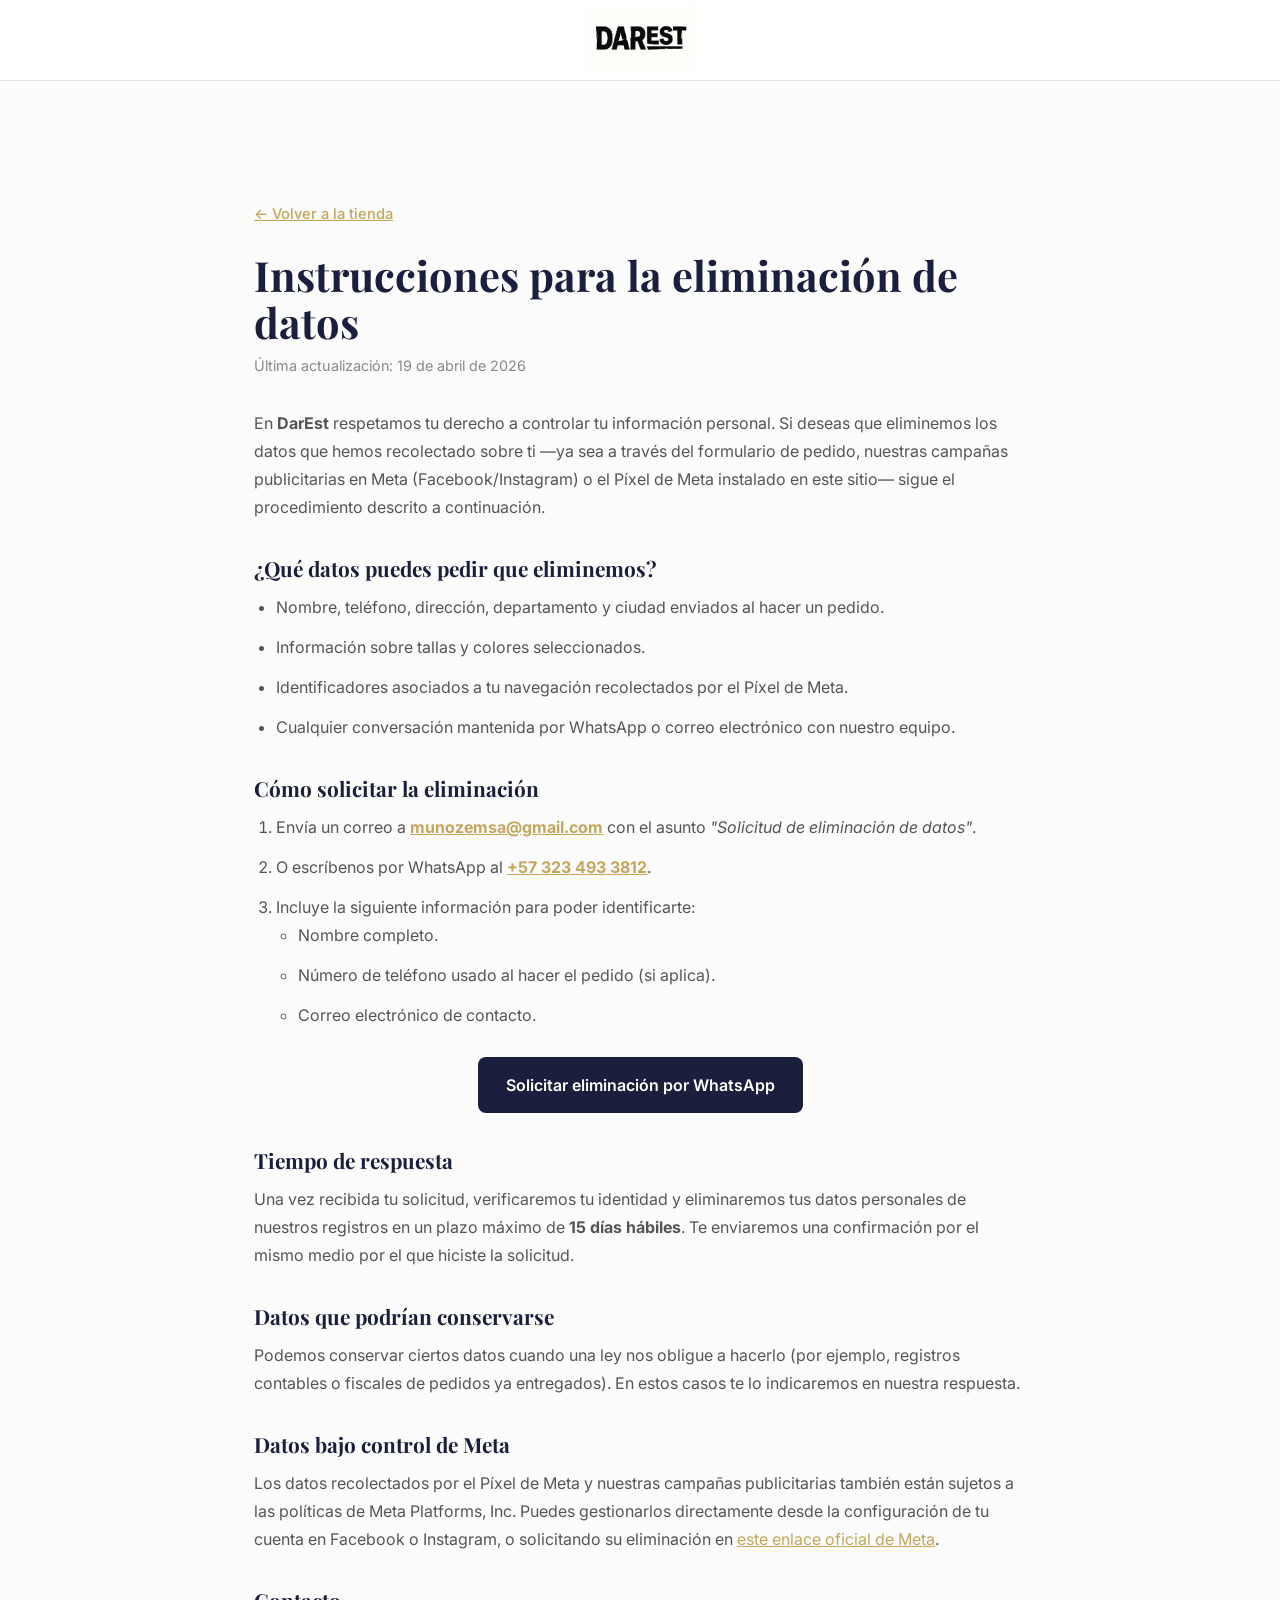
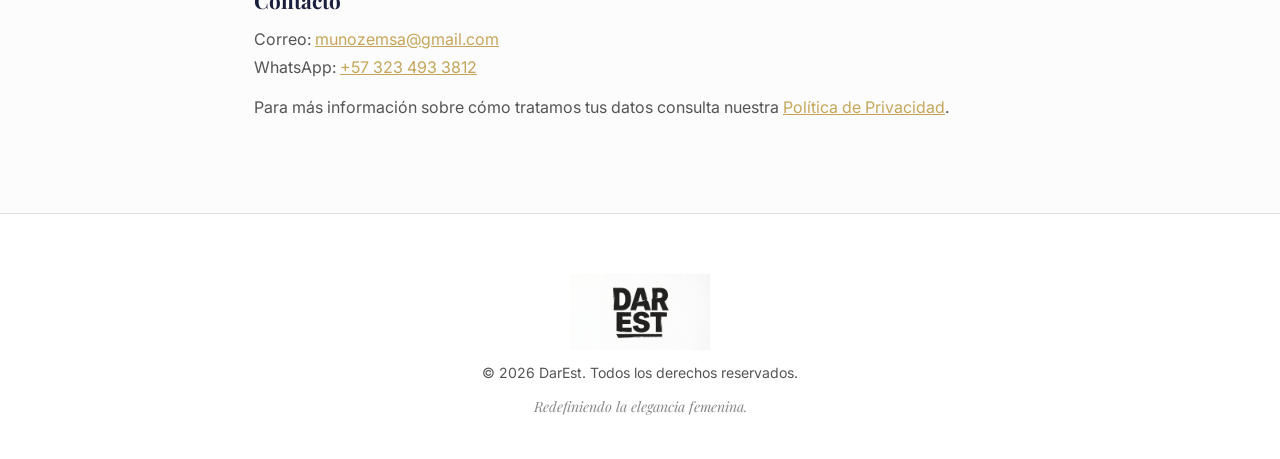
<file: eliminacion-datos.html>
<!DOCTYPE html>
<html lang="es">

<head>
    <meta charset="UTF-8">
    <meta name="viewport" content="width=device-width, initial-scale=1.0">
    <title>Eliminación de Datos | DarEst</title>
    <meta name="description" content="Instrucciones para solicitar la eliminación de tus datos personales en DarEst.">
    <meta name="robots" content="index, follow">
    <link rel="icon" type="image/png" href="multimedia/imagen/material visual tienda/ems_sin_fondo.png">
    <link rel="preconnect" href="https://fonts.googleapis.com">
    <link rel="preconnect" href="https://fonts.gstatic.com" crossorigin>
    <link
        href="https://fonts.googleapis.com/css2?family=Inter:wght@300;400;500;600;700&family=Playfair+Display:ital,wght@0,400;0,600;0,700;1,400&display=swap"
        rel="stylesheet">
    <link rel="stylesheet" href="styles.css">
    <style>
        .legal-wrapper {
            max-width: 820px;
            margin: 0 auto;
            padding: 120px 24px 80px;
        }
        .legal-wrapper h1 {
            font-size: clamp(1.8rem, 4vw, 2.6rem);
            color: var(--accent);
            margin-bottom: 8px;
        }
        .legal-wrapper .legal-date {
            color: var(--text-light);
            font-size: 0.9rem;
            margin-bottom: 32px;
            display: block;
        }
        .legal-wrapper h2 {
            font-size: 1.3rem;
            color: var(--accent);
            margin-top: 36px;
            margin-bottom: 12px;
        }
        .legal-wrapper p,
        .legal-wrapper li {
            color: var(--text-secondary);
            font-size: 1rem;
            line-height: 1.75;
            margin-bottom: 12px;
        }
        .legal-wrapper ol,
        .legal-wrapper ul {
            padding-left: 22px;
            margin-bottom: 12px;
        }
        .legal-wrapper a {
            color: var(--gold);
            text-decoration: underline;
        }
        .legal-back {
            display: inline-block;
            margin-bottom: 24px;
            color: var(--accent);
            font-weight: 500;
            font-size: 0.92rem;
        }
        .legal-back:hover { color: var(--gold); }
        .legal-cta {
            display: inline-block;
            margin-top: 16px;
            padding: 14px 28px;
            background: var(--accent);
            color: var(--white) !important;
            border-radius: var(--radius);
            font-weight: 600;
            text-decoration: none !important;
            transition: var(--transition);
        }
        .legal-cta:hover {
            background: var(--gold);
        }
    </style>
</head>

<body>

    <nav class="navbar" id="navbar">
        <div class="navbar-inner">
            <a href="index.html"><img src="multimedia/imagen/material visual tienda/darest blanco.png" alt="DarEst Logo" class="logo"></a>
        </div>
    </nav>

    <main class="legal-wrapper">
        <a href="index.html" class="legal-back">&larr; Volver a la tienda</a>
        <h1>Instrucciones para la eliminación de datos</h1>
        <span class="legal-date">Última actualización: 19 de abril de 2026</span>

        <p>En <strong>DarEst</strong> respetamos tu derecho a controlar tu información personal. Si deseas que eliminemos los datos que hemos recolectado sobre ti —ya sea a través del formulario de pedido, nuestras campañas publicitarias en Meta (Facebook/Instagram) o el Píxel de Meta instalado en este sitio— sigue el procedimiento descrito a continuación.</p>

        <h2>¿Qué datos puedes pedir que eliminemos?</h2>
        <ul>
            <li>Nombre, teléfono, dirección, departamento y ciudad enviados al hacer un pedido.</li>
            <li>Información sobre tallas y colores seleccionados.</li>
            <li>Identificadores asociados a tu navegación recolectados por el Píxel de Meta.</li>
            <li>Cualquier conversación mantenida por WhatsApp o correo electrónico con nuestro equipo.</li>
        </ul>

        <h2>Cómo solicitar la eliminación</h2>
        <ol>
            <li>Envía un correo a <strong><a href="mailto:munozemsa@gmail.com?subject=Solicitud%20de%20eliminaci%C3%B3n%20de%20datos">munozemsa@gmail.com</a></strong> con el asunto <em>"Solicitud de eliminación de datos"</em>.</li>
            <li>O escríbenos por WhatsApp al <strong><a href="https://wa.me/573234933812?text=Hola%2C%20quiero%20solicitar%20la%20eliminaci%C3%B3n%20de%20mis%20datos%20personales." target="_blank" rel="noopener">+57 323 493 3812</a></strong>.</li>
            <li>Incluye la siguiente información para poder identificarte:
                <ul>
                    <li>Nombre completo.</li>
                    <li>Número de teléfono usado al hacer el pedido (si aplica).</li>
                    <li>Correo electrónico de contacto.</li>
                </ul>
            </li>
        </ol>

        <p style="text-align:center;">
            <a class="legal-cta" href="https://wa.me/573234933812?text=Hola%2C%20quiero%20solicitar%20la%20eliminaci%C3%B3n%20de%20mis%20datos%20personales." target="_blank" rel="noopener">Solicitar eliminación por WhatsApp</a>
        </p>

        <h2>Tiempo de respuesta</h2>
        <p>Una vez recibida tu solicitud, verificaremos tu identidad y eliminaremos tus datos personales de nuestros registros en un plazo máximo de <strong>15 días hábiles</strong>. Te enviaremos una confirmación por el mismo medio por el que hiciste la solicitud.</p>

        <h2>Datos que podrían conservarse</h2>
        <p>Podemos conservar ciertos datos cuando una ley nos obligue a hacerlo (por ejemplo, registros contables o fiscales de pedidos ya entregados). En estos casos te lo indicaremos en nuestra respuesta.</p>

        <h2>Datos bajo control de Meta</h2>
        <p>Los datos recolectados por el Píxel de Meta y nuestras campañas publicitarias también están sujetos a las políticas de Meta Platforms, Inc. Puedes gestionarlos directamente desde la configuración de tu cuenta en Facebook o Instagram, o solicitando su eliminación en <a href="https://www.facebook.com/help/contact/540977946302970" target="_blank" rel="noopener">este enlace oficial de Meta</a>.</p>

        <h2>Contacto</h2>
        <p>Correo: <a href="mailto:munozemsa@gmail.com">munozemsa@gmail.com</a><br>
        WhatsApp: <a href="https://wa.me/573234933812" target="_blank" rel="noopener">+57 323 493 3812</a></p>

        <p>Para más información sobre cómo tratamos tus datos consulta nuestra <a href="privacidad.html">Política de Privacidad</a>.</p>
    </main>

    <footer class="footer">
        <div class="container footer-inner">
            <img src="multimedia/imagen/material visual tienda/darest vertical blanco.png" alt="DarEst Logo" class="footer-logo">
            <p>&copy; 2026 DarEst. Todos los derechos reservados.</p>
            <p class="footer-tagline">Redefiniendo la elegancia femenina.</p>
        </div>
    </footer>

</body>

</html>
</file>
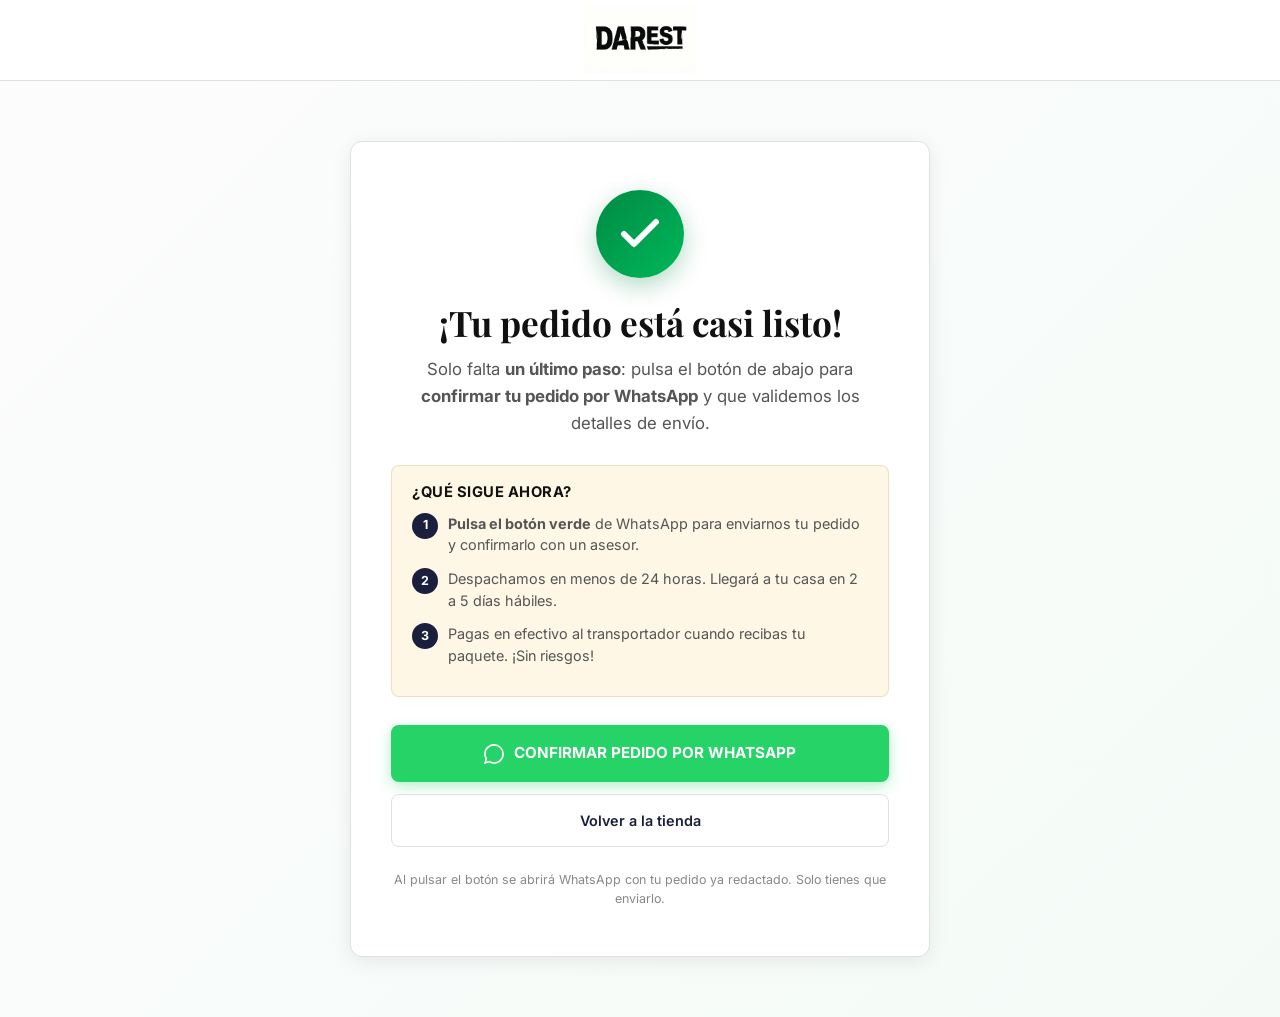
<file: gracias.html>
<!DOCTYPE html>
<html lang="es">

<head>
    <meta charset="UTF-8">
    <meta name="viewport" content="width=device-width, initial-scale=1.0">
    <title>¡Gracias por tu pedido! | DarEst</title>
    <meta name="description" content="Tu pedido DarEst ha sido recibido. En unos minutos te contactaremos por WhatsApp para confirmar.">
    <meta name="robots" content="noindex, nofollow">
    <link rel="icon" type="image/png" href="multimedia/imagen/material visual tienda/ems_sin_fondo.png">
    <link rel="preconnect" href="https://fonts.googleapis.com">
    <link rel="preconnect" href="https://fonts.gstatic.com" crossorigin>
    <link
        href="https://fonts.googleapis.com/css2?family=Inter:wght@300;400;500;600;700&family=Playfair+Display:ital,wght@0,400;0,600;0,700&display=swap"
        rel="stylesheet">
    <link rel="stylesheet" href="styles.css">

    <!-- Meta Pixel base -->
    <script>
    !function(f,b,e,v,n,t,s){if(f.fbq)return;n=f.fbq=function(){n.callMethod?
    n.callMethod.apply(n,arguments):n.queue.push(arguments)};if(!f._fbq)f._fbq=n;
    n.push=n;n.loaded=!0;n.version='2.0';n.queue=[];t=b.createElement(e);t.async=!0;
    t.src=v;s=b.getElementsByTagName(e)[0];s.parentNode.insertBefore(t,s)}(window,
    document,'script','https://connect.facebook.net/en_US/fbevents.js');
    fbq('init', '3058788770958316');
    fbq('track', 'PageView');
    </script>
    <noscript><img height="1" width="1" style="display:none"
    src="https://www.facebook.com/tr?id=3058788770958316&ev=PageView&noscript=1"/></noscript>

    <style>
        .ty-section {
            min-height: calc(100vh - 80px);
            display: flex;
            align-items: center;
            justify-content: center;
            padding: 60px 20px;
            background: linear-gradient(135deg, #fcfcfc 0%, #f4fbf7 100%);
        }

        .ty-card {
            max-width: 580px;
            width: 100%;
            background: var(--white);
            border-radius: var(--radius-lg);
            padding: 48px 40px;
            text-align: center;
            box-shadow: var(--shadow-md);
            border: 1px solid var(--border);
            animation: tyFadeIn 0.6s ease-out;
        }

        @keyframes tyFadeIn {
            from { opacity: 0; transform: translateY(20px); }
            to   { opacity: 1; transform: translateY(0); }
        }

        .ty-check {
            width: 88px;
            height: 88px;
            border-radius: 50%;
            background: linear-gradient(135deg, #008a44, #00b85a);
            display: inline-flex;
            align-items: center;
            justify-content: center;
            margin-bottom: 24px;
            box-shadow: 0 8px 24px rgba(0, 138, 68, 0.3);
            animation: tyPop 0.5s ease-out 0.2s both;
        }

        @keyframes tyPop {
            from { opacity: 0; transform: scale(0.5); }
            to   { opacity: 1; transform: scale(1); }
        }

        .ty-check svg {
            width: 48px;
            height: 48px;
            color: #fff;
        }

        .ty-card h1 {
            font-family: 'Playfair Display', serif;
            font-size: 2.2rem;
            color: var(--text);
            margin-bottom: 12px;
            line-height: 1.2;
        }

        .ty-card .ty-lead {
            font-size: 1.05rem;
            color: var(--text-secondary);
            margin-bottom: 28px;
            line-height: 1.6;
        }

        .ty-order-box {
            background: var(--bg-alt);
            border: 1px solid var(--border);
            border-radius: var(--radius);
            padding: 18px 20px;
            margin-bottom: 28px;
            text-align: left;
            display: none;
        }

        .ty-order-box.visible {
            display: block;
        }

        .ty-order-row {
            display: flex;
            justify-content: space-between;
            align-items: center;
            padding: 6px 0;
            font-size: 0.92rem;
        }

        .ty-order-row:not(:last-child) {
            border-bottom: 1px dashed var(--border);
        }

        .ty-order-row span:first-child {
            color: var(--text-secondary);
        }

        .ty-order-row span:last-child {
            font-weight: 600;
            color: var(--text);
        }

        .ty-order-total {
            margin-top: 8px;
            padding-top: 12px !important;
            border-top: 2px solid var(--border) !important;
            border-bottom: none !important;
        }

        .ty-order-total span:last-child {
            font-family: 'Playfair Display', serif;
            font-size: 1.25rem;
            color: var(--accent);
        }

        .ty-steps {
            text-align: left;
            background: #fff7e6;
            border: 1px solid rgba(197, 165, 90, 0.3);
            border-radius: var(--radius);
            padding: 18px 20px;
            margin-bottom: 28px;
        }

        .ty-steps h3 {
            font-family: 'Inter', sans-serif;
            font-size: 0.92rem;
            font-weight: 700;
            color: var(--text);
            margin-bottom: 12px;
            text-transform: uppercase;
            letter-spacing: 0.5px;
        }

        .ty-steps ol {
            padding-left: 0;
            list-style: none;
            counter-reset: ty-counter;
        }

        .ty-steps li {
            counter-increment: ty-counter;
            position: relative;
            padding-left: 36px;
            margin-bottom: 12px;
            font-size: 0.9rem;
            color: var(--text-secondary);
            line-height: 1.5;
        }

        .ty-steps li::before {
            content: counter(ty-counter);
            position: absolute;
            left: 0;
            top: 0;
            width: 26px;
            height: 26px;
            background: var(--accent);
            color: #fff;
            border-radius: 50%;
            display: flex;
            align-items: center;
            justify-content: center;
            font-weight: 700;
            font-size: 0.78rem;
        }

        .ty-actions {
            display: flex;
            gap: 12px;
            flex-direction: column;
        }

        .ty-btn-wa {
            display: inline-flex;
            align-items: center;
            justify-content: center;
            gap: 10px;
            padding: 16px 24px;
            background: var(--whatsapp);
            color: #fff;
            font-family: 'Inter', sans-serif;
            font-weight: 700;
            font-size: 0.95rem;
            border-radius: var(--radius);
            transition: all var(--transition);
            box-shadow: 0 4px 14px rgba(37, 211, 102, 0.35);
        }

        .ty-btn-wa:hover {
            transform: translateY(-2px);
            box-shadow: 0 6px 20px rgba(37, 211, 102, 0.5);
        }

        .ty-btn-home {
            display: inline-block;
            padding: 14px 24px;
            color: var(--accent);
            font-family: 'Inter', sans-serif;
            font-weight: 600;
            font-size: 0.9rem;
            border: 1px solid var(--border);
            border-radius: var(--radius);
            transition: all var(--transition);
        }

        .ty-btn-home:hover {
            background: var(--bg-alt);
            border-color: var(--accent);
        }

        .ty-disclaimer {
            margin-top: 24px;
            font-size: 0.78rem;
            color: var(--text-light);
            line-height: 1.5;
        }

        @media (max-width: 480px) {
            .ty-card {
                padding: 36px 24px;
            }
            .ty-card h1 {
                font-size: 1.7rem;
            }
            .ty-card .ty-lead {
                font-size: 0.95rem;
            }
        }
    </style>
</head>

<body>

    <!-- Navbar -->
    <nav class="navbar">
        <div class="navbar-inner">
            <a href="index.html" aria-label="Volver al inicio">
                <img src="multimedia/imagen/material visual tienda/darest blanco.png" alt="DarEst Logo" class="logo">
            </a>
        </div>
    </nav>

    <!-- Thank You Section -->
    <section class="ty-section">
        <div class="ty-card">
            <div class="ty-check">
                <svg viewBox="0 0 24 24" fill="none" stroke="currentColor" stroke-width="3" stroke-linecap="round" stroke-linejoin="round">
                    <polyline points="20 6 9 17 4 12"/>
                </svg>
            </div>

            <h1 id="ty-title">¡Tu pedido está casi listo!</h1>
            <p class="ty-lead">Solo falta <strong>un último paso</strong>: pulsa el botón de abajo para <strong>confirmar tu pedido por WhatsApp</strong> y que validemos los detalles de envío.</p>

            <div class="ty-order-box" id="ty-order-box">
                <div class="ty-order-row">
                    <span>Producto</span>
                    <span id="ty-product">Jogger Premium DarEst</span>
                </div>
                <div class="ty-order-row">
                    <span>Promoción</span>
                    <span id="ty-combo">1 Unidad</span>
                </div>
                <div class="ty-order-row ty-order-total">
                    <span>Total a pagar al recibir</span>
                    <span id="ty-total">$59.900</span>
                </div>
            </div>

            <div class="ty-steps">
                <h3>¿Qué sigue ahora?</h3>
                <ol>
                    <li><strong>Pulsa el botón verde</strong> de WhatsApp para enviarnos tu pedido y confirmarlo con un asesor.</li>
                    <li>Despachamos en menos de 24 horas. Llegará a tu casa en 2 a 5 días hábiles.</li>
                    <li>Pagas en efectivo al transportador cuando recibas tu paquete. ¡Sin riesgos!</li>
                </ol>
            </div>

            <div class="ty-actions">
                <a id="ty-wa-link" href="https://wa.me/573234933812" target="_blank" rel="noopener noreferrer" class="ty-btn-wa">
                    <svg width="20" height="20" fill="currentColor" viewBox="0 0 16 16">
                        <path d="M13.601 2.326A7.854 7.854 0 0 0 7.994 0C3.627 0 .068 3.558.064 7.926c0 1.399.366 2.76 1.057 3.965L0 16l4.204-1.102a7.933 7.933 0 0 0 3.79.965h.004c4.368 0 7.926-3.558 7.93-7.93A7.898 7.898 0 0 0 13.6 2.326zM7.994 14.521a6.573 6.573 0 0 1-3.356-.92l-.24-.144-2.494.654.666-2.433-.156-.251a6.56 6.56 0 0 1-1.007-3.505c0-3.626 2.957-6.584 6.591-6.584a6.56 6.56 0 0 1 4.66 1.931 6.557 6.557 0 0 1 1.928 4.66c-.004 3.639-2.961 6.592-6.592 6.592z"/>
                    </svg>
                    CONFIRMAR PEDIDO POR WHATSAPP
                </a>
                <a href="index.html" class="ty-btn-home">Volver a la tienda</a>
            </div>

            <p class="ty-disclaimer">Al pulsar el botón se abrirá WhatsApp con tu pedido ya redactado. Solo tienes que enviarlo.</p>
        </div>
    </section>

    <script>
        // Lee parámetros del pedido y dispara Purchase event
        (function() {
            const params = new URLSearchParams(window.location.search);
            const value = parseInt(params.get('value') || '0', 10);
            const units = parseInt(params.get('units') || '1', 10);
            const combo = params.get('combo') || '';
            const orderId = params.get('oid') || ('darest-' + Date.now());

            // Recupera la URL de WhatsApp guardada en el formulario y la asigna al botón
            try {
                const waURL = sessionStorage.getItem('darest_wa_url_' + orderId);
                if (waURL) {
                    const waLink = document.getElementById('ty-wa-link');
                    if (waLink) waLink.href = waURL;
                }
                // Personaliza el título con el nombre del cliente
                const fname = sessionStorage.getItem('darest_customer_name_' + orderId);
                if (fname) {
                    const title = document.getElementById('ty-title');
                    if (title) title.textContent = '¡' + fname + ', tu pedido está casi listo!';
                }
            } catch (_) { /* Safari modo privado */ }

            // Mostrar resumen si hay datos válidos
            if (value > 0) {
                const box = document.getElementById('ty-order-box');
                const elCombo = document.getElementById('ty-combo');
                const elTotal = document.getElementById('ty-total');
                if (combo && elCombo) elCombo.textContent = combo;
                if (elTotal) elTotal.textContent = '$' + value.toLocaleString('es-CO');
                if (box) box.classList.add('visible');
            }

            // Dispara Meta Pixel Purchase con valor real
            // Anti-doble-disparo: marca el orderId en sessionStorage
            const firedKey = 'darest_purchase_fired_' + orderId;
            if (value > 0 && !sessionStorage.getItem(firedKey)) {
                if (typeof fbq !== 'undefined') {
                    fbq('track', 'Purchase', {
                        value: value,
                        currency: 'COP',
                        content_name: 'Jogger Premium DarEst',
                        content_type: 'product',
                        content_ids: ['DAREST-JOGGER-001'],
                        num_items: units,
                        order_id: orderId
                    });
                }
                sessionStorage.setItem(firedKey, '1');
            }
        })();
    </script>

</body>

</html>
</file>
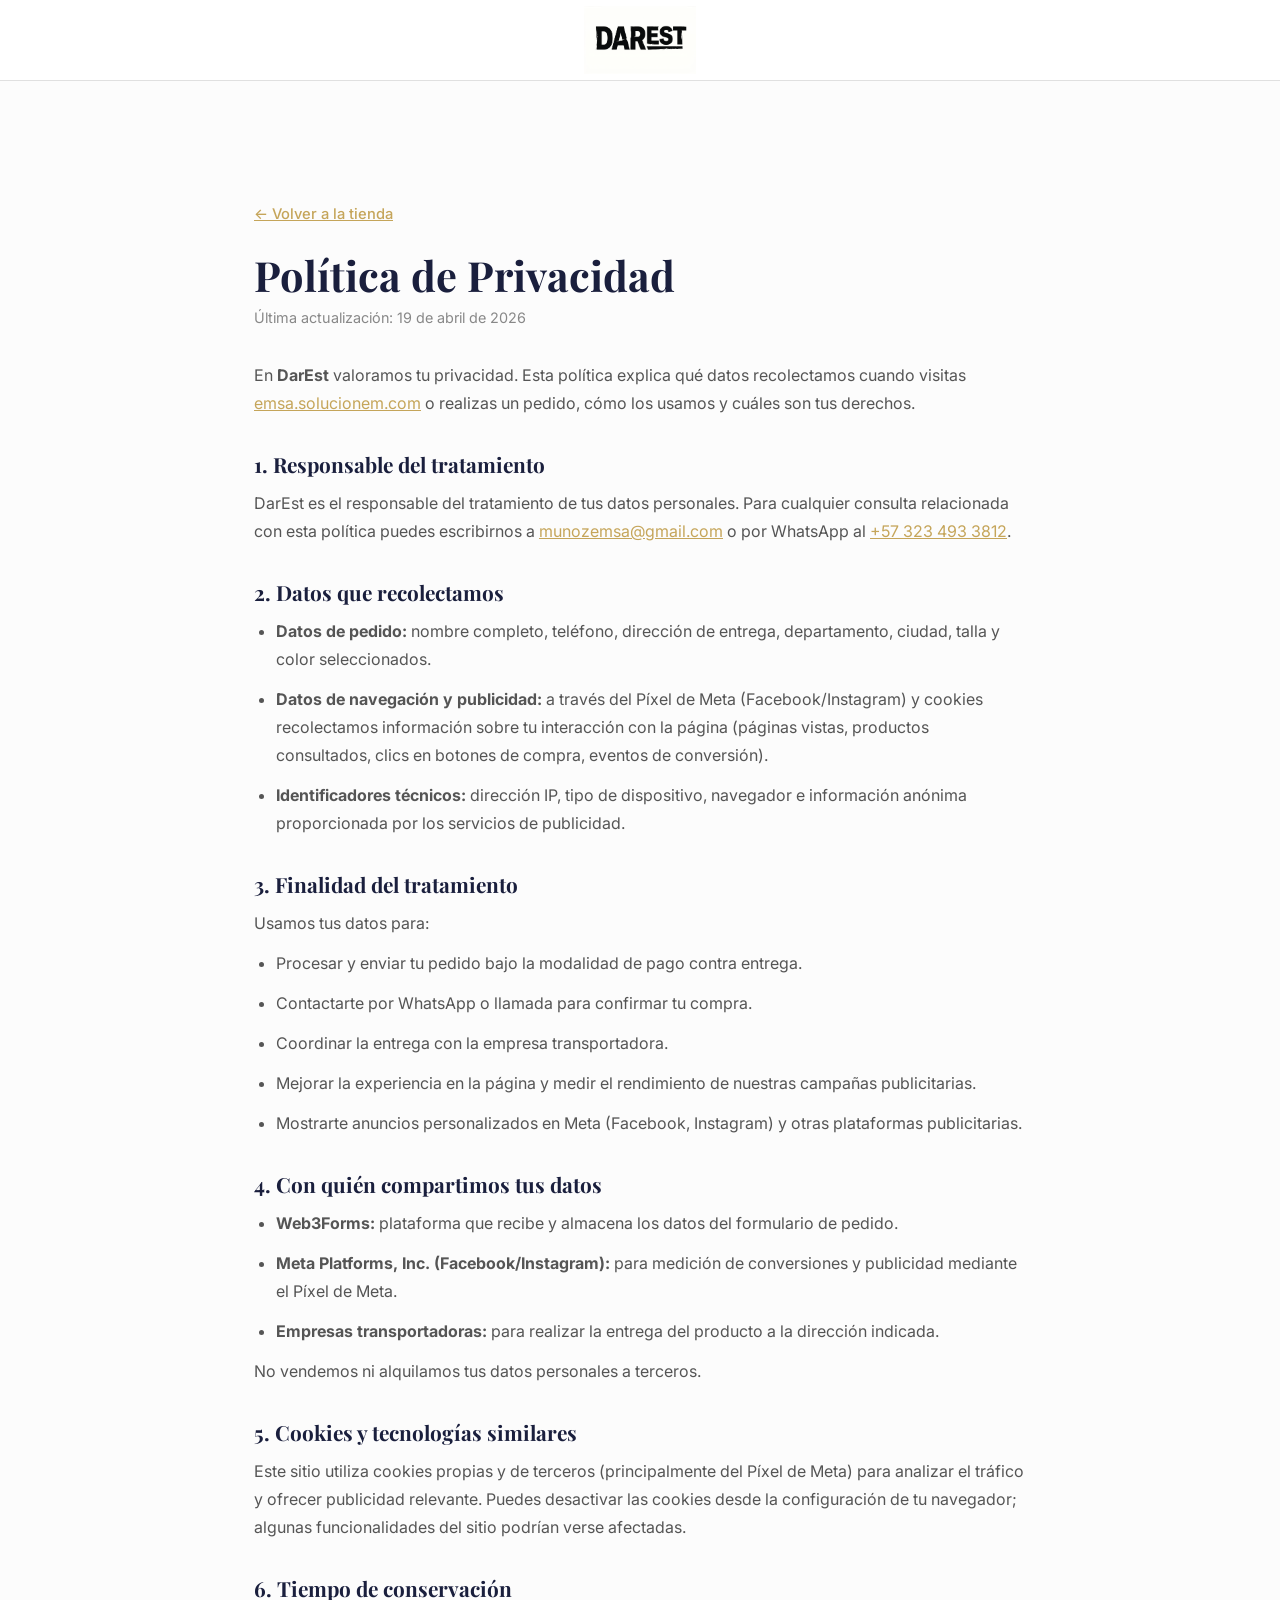
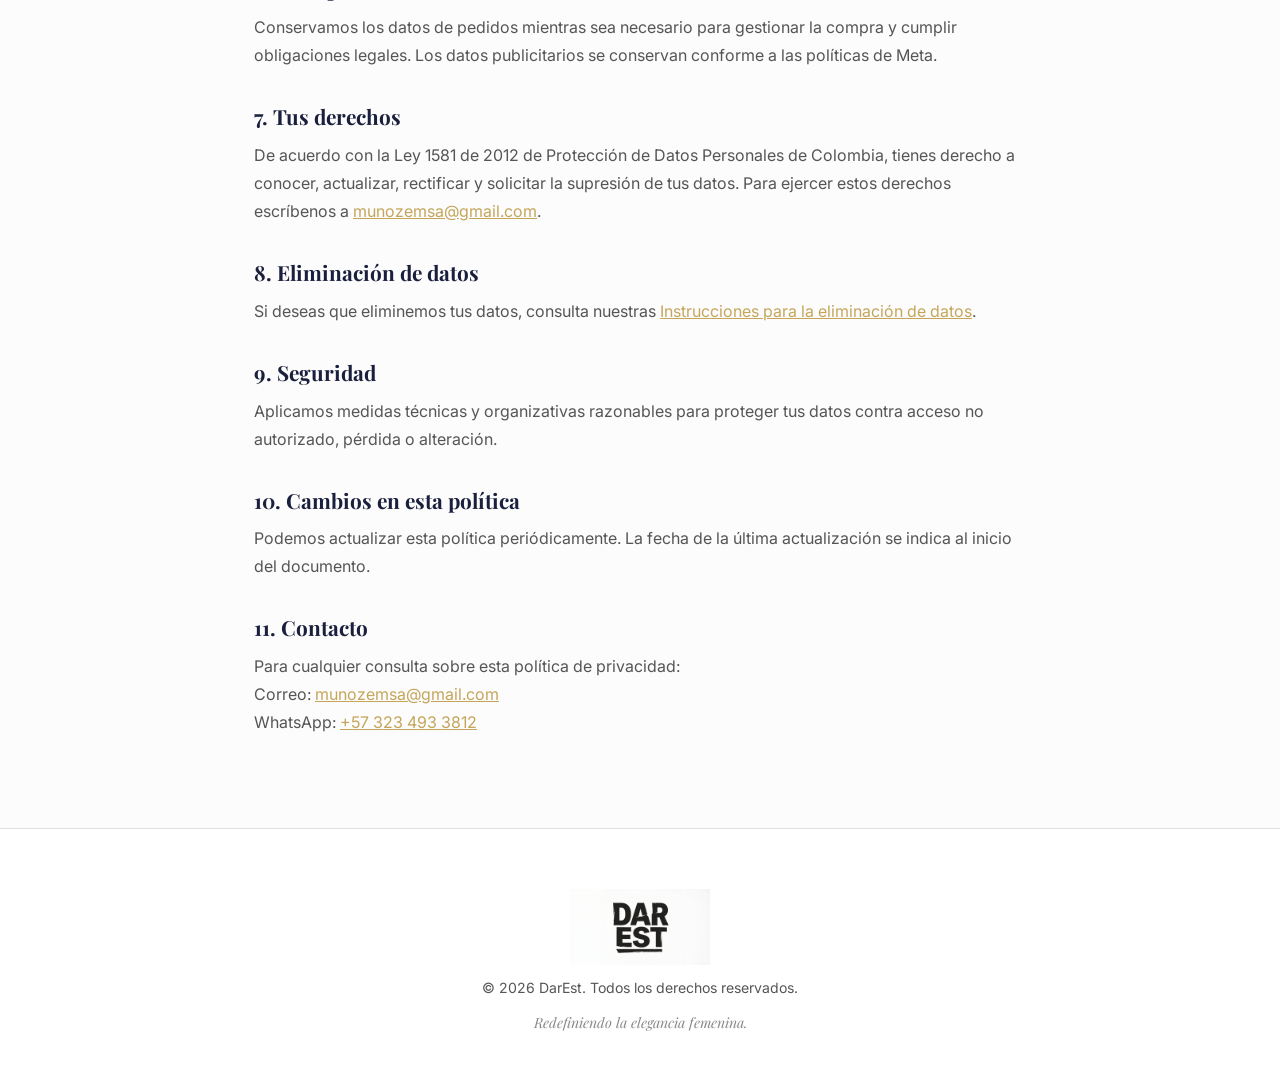
<file: privacidad.html>
<!DOCTYPE html>
<html lang="es">

<head>
    <meta charset="UTF-8">
    <meta name="viewport" content="width=device-width, initial-scale=1.0">
    <title>Política de Privacidad | DarEst</title>
    <meta name="description" content="Política de Privacidad de DarEst. Cómo recolectamos, usamos y protegemos tus datos personales.">
    <meta name="robots" content="index, follow">
    <link rel="icon" type="image/png" href="multimedia/imagen/material visual tienda/ems_sin_fondo.png">
    <link rel="preconnect" href="https://fonts.googleapis.com">
    <link rel="preconnect" href="https://fonts.gstatic.com" crossorigin>
    <link
        href="https://fonts.googleapis.com/css2?family=Inter:wght@300;400;500;600;700&family=Playfair+Display:ital,wght@0,400;0,600;0,700;1,400&display=swap"
        rel="stylesheet">
    <link rel="stylesheet" href="styles.css">
    <style>
        .legal-wrapper {
            max-width: 820px;
            margin: 0 auto;
            padding: 120px 24px 80px;
        }
        .legal-wrapper h1 {
            font-size: clamp(1.8rem, 4vw, 2.6rem);
            color: var(--accent);
            margin-bottom: 8px;
        }
        .legal-wrapper .legal-date {
            color: var(--text-light);
            font-size: 0.9rem;
            margin-bottom: 32px;
            display: block;
        }
        .legal-wrapper h2 {
            font-size: 1.3rem;
            color: var(--accent);
            margin-top: 36px;
            margin-bottom: 12px;
        }
        .legal-wrapper p,
        .legal-wrapper li {
            color: var(--text-secondary);
            font-size: 1rem;
            line-height: 1.75;
            margin-bottom: 12px;
        }
        .legal-wrapper ul {
            padding-left: 22px;
            margin-bottom: 12px;
        }
        .legal-wrapper a {
            color: var(--gold);
            text-decoration: underline;
        }
        .legal-back {
            display: inline-block;
            margin-bottom: 24px;
            color: var(--accent);
            font-weight: 500;
            font-size: 0.92rem;
        }
        .legal-back:hover { color: var(--gold); }
    </style>
</head>

<body>

    <nav class="navbar" id="navbar">
        <div class="navbar-inner">
            <a href="index.html"><img src="multimedia/imagen/material visual tienda/darest blanco.png" alt="DarEst Logo" class="logo"></a>
        </div>
    </nav>

    <main class="legal-wrapper">
        <a href="index.html" class="legal-back">&larr; Volver a la tienda</a>
        <h1>Política de Privacidad</h1>
        <span class="legal-date">Última actualización: 19 de abril de 2026</span>

        <p>En <strong>DarEst</strong> valoramos tu privacidad. Esta política explica qué datos recolectamos cuando visitas <a href="https://emsa.solucionem.com">emsa.solucionem.com</a> o realizas un pedido, cómo los usamos y cuáles son tus derechos.</p>

        <h2>1. Responsable del tratamiento</h2>
        <p>DarEst es el responsable del tratamiento de tus datos personales. Para cualquier consulta relacionada con esta política puedes escribirnos a <a href="mailto:munozemsa@gmail.com">munozemsa@gmail.com</a> o por WhatsApp al <a href="https://wa.me/573234933812" target="_blank" rel="noopener">+57 323 493 3812</a>.</p>

        <h2>2. Datos que recolectamos</h2>
        <ul>
            <li><strong>Datos de pedido:</strong> nombre completo, teléfono, dirección de entrega, departamento, ciudad, talla y color seleccionados.</li>
            <li><strong>Datos de navegación y publicidad:</strong> a través del Píxel de Meta (Facebook/Instagram) y cookies recolectamos información sobre tu interacción con la página (páginas vistas, productos consultados, clics en botones de compra, eventos de conversión).</li>
            <li><strong>Identificadores técnicos:</strong> dirección IP, tipo de dispositivo, navegador e información anónima proporcionada por los servicios de publicidad.</li>
        </ul>

        <h2>3. Finalidad del tratamiento</h2>
        <p>Usamos tus datos para:</p>
        <ul>
            <li>Procesar y enviar tu pedido bajo la modalidad de pago contra entrega.</li>
            <li>Contactarte por WhatsApp o llamada para confirmar tu compra.</li>
            <li>Coordinar la entrega con la empresa transportadora.</li>
            <li>Mejorar la experiencia en la página y medir el rendimiento de nuestras campañas publicitarias.</li>
            <li>Mostrarte anuncios personalizados en Meta (Facebook, Instagram) y otras plataformas publicitarias.</li>
        </ul>

        <h2>4. Con quién compartimos tus datos</h2>
        <ul>
            <li><strong>Web3Forms:</strong> plataforma que recibe y almacena los datos del formulario de pedido.</li>
            <li><strong>Meta Platforms, Inc. (Facebook/Instagram):</strong> para medición de conversiones y publicidad mediante el Píxel de Meta.</li>
            <li><strong>Empresas transportadoras:</strong> para realizar la entrega del producto a la dirección indicada.</li>
        </ul>
        <p>No vendemos ni alquilamos tus datos personales a terceros.</p>

        <h2>5. Cookies y tecnologías similares</h2>
        <p>Este sitio utiliza cookies propias y de terceros (principalmente del Píxel de Meta) para analizar el tráfico y ofrecer publicidad relevante. Puedes desactivar las cookies desde la configuración de tu navegador; algunas funcionalidades del sitio podrían verse afectadas.</p>

        <h2>6. Tiempo de conservación</h2>
        <p>Conservamos los datos de pedidos mientras sea necesario para gestionar la compra y cumplir obligaciones legales. Los datos publicitarios se conservan conforme a las políticas de Meta.</p>

        <h2>7. Tus derechos</h2>
        <p>De acuerdo con la Ley 1581 de 2012 de Protección de Datos Personales de Colombia, tienes derecho a conocer, actualizar, rectificar y solicitar la supresión de tus datos. Para ejercer estos derechos escríbenos a <a href="mailto:munozemsa@gmail.com">munozemsa@gmail.com</a>.</p>

        <h2>8. Eliminación de datos</h2>
        <p>Si deseas que eliminemos tus datos, consulta nuestras <a href="eliminacion-datos.html">Instrucciones para la eliminación de datos</a>.</p>

        <h2>9. Seguridad</h2>
        <p>Aplicamos medidas técnicas y organizativas razonables para proteger tus datos contra acceso no autorizado, pérdida o alteración.</p>

        <h2>10. Cambios en esta política</h2>
        <p>Podemos actualizar esta política periódicamente. La fecha de la última actualización se indica al inicio del documento.</p>

        <h2>11. Contacto</h2>
        <p>Para cualquier consulta sobre esta política de privacidad:<br>
        Correo: <a href="mailto:munozemsa@gmail.com">munozemsa@gmail.com</a><br>
        WhatsApp: <a href="https://wa.me/573234933812" target="_blank" rel="noopener">+57 323 493 3812</a></p>
    </main>

    <footer class="footer">
        <div class="container footer-inner">
            <img src="multimedia/imagen/material visual tienda/darest vertical blanco.png" alt="DarEst Logo" class="footer-logo">
            <p>&copy; 2026 DarEst. Todos los derechos reservados.</p>
            <p class="footer-tagline">Redefiniendo la elegancia femenina.</p>
        </div>
    </footer>

</body>

</html>
</file>
<file: styles.css>
/* ==========================================================
   DarEst — Landing Page Styles
   Paleta: Negro/Blanco/Navy (inspirado en identidad DarEst)
   Tipografía: Playfair Display + Inter
   ========================================================== */

:root {
    --bg: #fcfcfc;
    --bg-alt: #f5f5f5;
    --text: #111111;
    --text-secondary: #555555;
    --text-light: #888888;
    --accent: #1a1f3d;
    --accent-light: #2d3561;
    --gold: #c5a55a;
    --border: #e0e0e0;
    --success: #008a44;
    --error: #d93025;
    --whatsapp: #25D366;
    --white: #ffffff;
    --black: #000000;
    --radius: 8px;
    --radius-lg: 12px;
    --transition: 0.3s ease;
    --shadow-sm: 0 2px 8px rgba(0,0,0,0.06);
    --shadow-md: 0 4px 20px rgba(0,0,0,0.08);
    --shadow-lg: 0 10px 40px rgba(0,0,0,0.12);
}

/* ==========================================================
   Reset & Base
   ========================================================== */
*,
*::before,
*::after {
    margin: 0;
    padding: 0;
    box-sizing: border-box;
}

html {
    scroll-behavior: smooth;
}

body {
    font-family: 'Inter', system-ui, -apple-system, sans-serif;
    background-color: var(--bg);
    color: var(--text);
    line-height: 1.6;
    overflow-x: hidden;
    -webkit-font-smoothing: antialiased;
}

h1, h2, h3, h4 {
    font-family: 'Playfair Display', serif;
    line-height: 1.15;
}

a {
    text-decoration: none;
    color: inherit;
}

img {
    max-width: 100%;
    height: auto;
    display: block;
}

button {
    font-family: inherit;
    cursor: pointer;
    border: none;
    background: none;
}

.container {
    max-width: 1200px;
    margin: 0 auto;
    padding: 0 24px;
}

/* ==========================================================
   Reveal Animation
   ========================================================== */
[data-reveal] {
    opacity: 0;
    transform: translateY(30px);
    transition: opacity 0.7s ease, transform 0.7s ease;
}

[data-reveal].revealed {
    opacity: 1;
    transform: translateY(0);
}

/* ==========================================================
   Navbar
   ========================================================== */
.navbar {
    position: sticky;
    top: 0;
    z-index: 100;
    background: var(--white);
    border-bottom: 1px solid var(--border);
    transition: box-shadow var(--transition);
}

.navbar.scrolled {
    box-shadow: var(--shadow-sm);
}

.navbar-inner {
    display: flex;
    justify-content: center;
    align-items: center;
    height: 80px;
    padding: 0 24px;
    overflow: visible;
}

.logo {
    height: 68px;
    width: auto;
    object-fit: contain;
    transition: transform var(--transition);
}

.logo:hover {
    transform: scale(1.03);
}

/* ==========================================================
   Hero
   ========================================================== */
.hero {
    position: relative;
    height: 100vh;
    min-height: 600px;
    display: flex;
    align-items: center;
    justify-content: center;
    text-align: center;
    color: var(--white);
    overflow: hidden;
    background: #000;
}

.hero-video {
    position: absolute;
    top: 0;
    left: 0;
    width: 100%;
    height: 100%;
    object-fit: cover;
    z-index: 0;
}

.hero-overlay {
    position: absolute;
    inset: 0;
    background: linear-gradient(
        to bottom,
        rgba(0, 0, 0, 0.35) 0%,
        rgba(0, 0, 0, 0.5) 100%
    );
    z-index: 1;
}

.hero-content {
    position: relative;
    z-index: 2;
    max-width: 800px;
    width: 100%;
    padding: 60px 20px;
    display: flex;
    flex-direction: column;
    align-items: center;
    justify-content: space-between;
    min-height: 70vh;
    animation: heroFadeIn 1.5s ease-out;
}

.hero-center {
    display: flex;
    flex-direction: column;
    align-items: center;
    gap: 16px;
}

@keyframes heroFadeIn {
    from { opacity: 0; transform: translateY(30px); }
    to   { opacity: 1; transform: translateY(0); }
}

.hero-badge {
    display: inline-block;
    font-family: 'Inter', sans-serif;
    font-size: 0.8rem;
    font-weight: 600;
    letter-spacing: 3px;
    text-transform: uppercase;
    border: 1px solid rgba(255,255,255,0.3);
    padding: 8px 20px;
    margin-bottom: 24px;
    color: var(--gold);
}

.hero-title {
    font-size: clamp(2.2rem, 5vw, 4rem);
    font-weight: 700;
    letter-spacing: 2px;
    margin: 0;
    color: var(--white);
}

.hero-subtitle {
    font-family: 'Inter', sans-serif;
    font-size: 1.1rem;
    font-weight: 300;
    letter-spacing: 0.5px;
    margin: 0;
    color: rgba(255,255,255,0.85);
}

.btn-hero {
    display: inline-block;
    background: var(--white);
    color: var(--accent);
    font-family: 'Inter', sans-serif;
    font-size: 0.95rem;
    font-weight: 600;
    letter-spacing: 1.5px;
    text-transform: uppercase;
    padding: 16px 48px;
    border: 1px solid var(--white);
    transition: all var(--transition);
}

.btn-hero:hover {
    background: transparent;
    color: var(--white);
}

.hero-scroll-indicator {
    position: absolute;
    bottom: 30px;
    left: 50%;
    transform: translateX(-50%);
    z-index: 2;
}

.hero-scroll-indicator span {
    display: block;
    width: 24px;
    height: 40px;
    border: 2px solid rgba(255,255,255,0.5);
    border-radius: 12px;
    position: relative;
}

.hero-scroll-indicator span::after {
    content: '';
    position: absolute;
    top: 6px;
    left: 50%;
    transform: translateX(-50%);
    width: 4px;
    height: 8px;
    background: rgba(255,255,255,0.7);
    border-radius: 2px;
    animation: scrollBounce 2s infinite;
}

@keyframes scrollBounce {
    0%, 100% { transform: translateX(-50%) translateY(0); opacity: 1; }
    50%      { transform: translateX(-50%) translateY(12px); opacity: 0.3; }
}

/* ==========================================================
   Marquee
   ========================================================== */
.marquee-bar {
    background: var(--black);
    color: var(--white);
    padding: 14px 0;
    overflow: hidden;
    white-space: nowrap;
}

.marquee-track {
    display: flex;
    width: max-content;
    animation: marqueeScroll 20s linear infinite;
}

.marquee-content {
    font-family: 'Inter', sans-serif;
    font-size: 0.85rem;
    font-weight: 600;
    letter-spacing: 3px;
    text-transform: uppercase;
    flex-shrink: 0;
}

@keyframes marqueeScroll {
    0%   { transform: translateX(0); }
    100% { transform: translateX(-50%); }
}

/* ==========================================================
   Product Section
   ========================================================== */
.product-section {
    padding: 80px 0;
}

.product-grid {
    display: grid;
    grid-template-columns: 1fr 1fr;
    gap: 60px;
    align-items: start;
}

/* Gallery */
.product-gallery {
    display: flex;
    flex-direction: column;
    gap: 16px;
    position: sticky;
    top: 100px;
}

.main-image-wrapper {
    width: 100%;
    aspect-ratio: 4/5;
    overflow: hidden;
    background: var(--bg-alt);
    border: 1px solid var(--border);
}

.main-image {
    width: 100%;
    height: 100%;
    object-fit: cover;
    transition: opacity 0.2s ease;
}

/* Product Details */
.product-details {
    display: flex;
    flex-direction: column;
    gap: 20px;
}

.brand-tag {
    font-family: 'Inter', sans-serif;
    font-size: 0.8rem;
    font-weight: 600;
    letter-spacing: 3px;
    text-transform: uppercase;
    color: var(--text-secondary);
}

.product-title {
    font-size: 2.4rem;
    font-weight: 600;
    color: var(--text);
    line-height: 1.2;
}

.product-reviews {
    display: flex;
    align-items: center;
    gap: 8px;
    flex-wrap: wrap;
}

.stars {
    color: #F59E0B;
    font-size: 1.1rem;
    letter-spacing: 2px;
}

.review-score {
    font-weight: 600;
    font-size: 0.95rem;
}

.review-count {
    color: var(--text-secondary);
    font-size: 0.85rem;
}

/* Price */
.price-block {
    display: flex;
    align-items: center;
    gap: 14px;
    flex-wrap: wrap;
}

.current-price {
    font-family: 'Playfair Display', serif;
    font-size: 1.8rem;
    font-weight: 700;
    color: var(--text);
}

.original-price {
    font-size: 1.1rem;
    color: var(--text-light);
    text-decoration: line-through;
}

.discount-badge {
    background: var(--error);
    color: var(--white);
    font-size: 0.78rem;
    font-weight: 700;
    padding: 4px 10px;
    border-radius: 4px;
    text-transform: uppercase;
    letter-spacing: 0.3px;
}

/* Color Selector inside gallery */
#gallery-color-selector {
    background: var(--bg-alt);
    border: 1px solid var(--border);
    border-radius: var(--radius);
    padding: 14px 16px;
}

/* Color Selector */
.color-selector h3,
.bundle-selector h3 {
    font-family: 'Inter', sans-serif;
    font-size: 0.9rem;
    font-weight: 600;
    text-transform: uppercase;
    letter-spacing: 1px;
    margin-bottom: 12px;
}

.color-selector h3 span {
    font-weight: 400;
    text-transform: none;
    letter-spacing: 0;
}

.color-swatches {
    display: flex;
    gap: 8px;
    flex-wrap: nowrap;
    justify-content: space-between;
    width: 100%;
}

.color-swatch {
    flex: 1 1 0;
    min-width: 0;
    aspect-ratio: 1 / 1;
    max-width: 40px;
    border-radius: 50%;
    border: 2px solid transparent;
    cursor: pointer;
    transition: all var(--transition);
    position: relative;
    padding: 0;
}

.color-swatch:hover {
    transform: scale(1.1);
}

.color-swatch.active {
    border-color: var(--accent);
    box-shadow: 0 0 0 2px var(--white), 0 0 0 4px var(--accent);
}

/* Bundle Selector */
.bundle-options {
    display: flex;
    flex-direction: column;
    gap: 10px;
}

.bundle-card {
    border: 1px solid var(--border);
    border-radius: var(--radius);
    padding: 16px;
    cursor: pointer;
    transition: all 0.2s ease;
    background: var(--white);
    display: flex;
    justify-content: space-between;
    align-items: center;
    position: relative;
}

.bundle-card:hover {
    border-color: var(--text-light);
}

.bundle-card.active {
    border-color: var(--accent);
    box-shadow: 0 0 0 1px var(--accent);
}

.bundle-card.recommended {
    border-color: var(--success);
    background: #f4fbf7;
}

.bundle-card.recommended.active {
    box-shadow: 0 0 0 1px var(--success);
}

.bundle-badge {
    position: absolute;
    top: -10px;
    right: 12px;
    background: var(--success);
    color: var(--white);
    font-family: 'Inter', sans-serif;
    font-size: 0.65rem;
    font-weight: 700;
    letter-spacing: 0.5px;
    padding: 3px 10px;
    border-radius: 4px;
    text-transform: uppercase;
}

.bundle-left {
    display: flex;
    flex-direction: column;
    gap: 2px;
}

.bundle-name {
    font-weight: 700;
    font-size: 0.95rem;
}

.bundle-meta {
    font-size: 0.82rem;
    color: var(--text-secondary);
}

.bundle-right {
    text-align: right;
}

.bundle-price {
    font-family: 'Playfair Display', serif;
    font-size: 1.15rem;
    font-weight: 700;
}

.bundle-old-price {
    font-size: 0.78rem;
    color: var(--text-light);
    text-decoration: line-through;
}

/* Product Description & Specs */
.product-description {
    color: var(--text-secondary);
    font-size: 1rem;
    line-height: 1.7;
}

.product-specs {
    display: flex;
    flex-direction: column;
    gap: 10px;
    padding: 16px 0;
    border-top: 1px solid var(--border);
    border-bottom: 1px solid var(--border);
}

.spec-item {
    display: flex;
    align-items: center;
    gap: 10px;
    font-size: 0.9rem;
    color: var(--text-secondary);
}

.spec-item svg {
    color: var(--accent);
    flex-shrink: 0;
}

/* Buy Button */
.btn-buy {
    width: 100%;
    padding: 20px;
    background: var(--accent);
    color: var(--white);
    font-size: 1rem;
    font-weight: 700;
    letter-spacing: 1px;
    text-transform: uppercase;
    border: 2px solid var(--accent);
    transition: all var(--transition);
}

.btn-buy:hover {
    background: var(--white);
    color: var(--accent);
}

.trust-badges {
    display: flex;
    gap: 20px;
    flex-wrap: wrap;
    font-size: 0.85rem;
    color: var(--text-secondary);
}

.trust-badges span {
    display: flex;
    align-items: center;
    gap: 4px;
}

.transportadoras {
    margin-top: 12px;
    width: 100%;
}

.transportadoras img {
    display: block;
    width: 100%;
    height: auto;
    border-radius: var(--radius);
    object-fit: cover;
}

/* Product Carousel (auto-scroll arriba de transportadoras) */
.product-carousel {
    margin-top: 28px;
    position: relative;
    overflow: hidden;
    border-radius: var(--radius);
    background: var(--bg-alt);
}

.product-carousel-track {
    display: flex;
    transition: transform 0.6s cubic-bezier(0.4, 0, 0.2, 1);
    will-change: transform;
}

.product-carousel-slide {
    flex: 0 0 100%;
    aspect-ratio: 4/5;
    overflow: hidden;
}

.product-carousel-slide img {
    width: 100%;
    height: 100%;
    object-fit: cover;
    display: block;
}

.product-carousel-dots {
    position: absolute;
    bottom: 12px;
    left: 50%;
    transform: translateX(-50%);
    display: flex;
    gap: 8px;
    z-index: 2;
}

.product-carousel-dot {
    width: 8px;
    height: 8px;
    border-radius: 50%;
    background: rgba(255, 255, 255, 0.5);
    border: none;
    padding: 0;
    cursor: pointer;
    transition: background 0.3s, width 0.3s;
}

.product-carousel-dot.active {
    background: #fff;
    width: 24px;
    border-radius: 4px;
}

/* ==========================================================
   How It Works (3 pasos)
   ========================================================== */
.how-it-works {
    padding: 36px 0;
    background: var(--white);
    border-top: 1px solid var(--border);
    border-bottom: 1px solid var(--border);
}

.how-it-works .section-heading {
    margin-bottom: 24px;
}

.hiw-grid {
    display: flex;
    align-items: stretch;
    justify-content: center;
    gap: 12px;
    max-width: 1000px;
    margin: 0 auto;
    flex-wrap: nowrap;
}

.hiw-step {
    flex: 1;
    text-align: center;
    padding: 20px 16px;
    background: var(--bg-alt);
    border: 1px solid var(--border);
    border-radius: var(--radius-lg);
    position: relative;
    transition: transform var(--transition), box-shadow var(--transition);
}

.hiw-step:hover {
    transform: translateY(-4px);
    box-shadow: var(--shadow-md);
}

.hiw-num {
    position: absolute;
    top: -14px;
    left: 50%;
    transform: translateX(-50%);
    width: 28px;
    height: 28px;
    border-radius: 50%;
    background: var(--accent);
    color: var(--white);
    font-family: 'Playfair Display', serif;
    font-size: 0.9rem;
    font-weight: 700;
    display: flex;
    align-items: center;
    justify-content: center;
}

.hiw-icon {
    display: inline-flex;
    align-items: center;
    justify-content: center;
    width: 46px;
    height: 46px;
    border-radius: 50%;
    background: var(--white);
    color: var(--accent);
    margin: 4px auto 10px;
    box-shadow: var(--shadow-sm);
}

.hiw-step h4 {
    font-family: 'Inter', sans-serif;
    font-size: 0.95rem;
    font-weight: 700;
    margin-bottom: 6px;
    color: var(--text);
}

.hiw-step p {
    font-size: 0.83rem;
    color: var(--text-secondary);
    line-height: 1.5;
}

.hiw-arrow {
    align-self: center;
    color: var(--gold);
    font-size: 1.4rem;
    font-weight: 300;
    flex-shrink: 0;
}

/* ==========================================================
   Detalle Section
   ========================================================== */
.detalle-section {
    padding: 0;
    background: var(--bg-alt);
}

.detalle-img {
    display: block;
    width: 100%;
    max-width: 100%;
    margin: 0;
    border-radius: 0;
    box-shadow: none;
    object-fit: cover;
}

/* ==========================================================
   Video Showcase
   ========================================================== */
.video-showcase {
    background: var(--black);
    color: var(--white);
    padding: 100px 0;
}

.showcase-grid {
    display: grid;
    grid-template-columns: 1fr 1fr;
    gap: 60px;
    align-items: center;
}

.showcase-text h2 {
    font-size: clamp(2rem, 4vw, 3.2rem);
    margin-bottom: 24px;
    line-height: 1.1;
    color: var(--white);
}

.showcase-text p {
    font-size: 1.05rem;
    color: #aaaaaa;
    margin-bottom: 32px;
    line-height: 1.7;
}

.btn-showcase {
    display: inline-block;
    font-family: 'Inter', sans-serif;
    font-size: 0.9rem;
    font-weight: 600;
    letter-spacing: 1.5px;
    text-transform: uppercase;
    color: var(--white);
    border: 1px solid var(--white);
    padding: 14px 36px;
    transition: all var(--transition);
}

.btn-showcase:hover {
    background: var(--white);
    color: var(--black);
}

.showcase-video-wrapper {
    width: 100%;
    max-width: 400px;
    aspect-ratio: 9/16;
    margin: 0 auto;
    overflow: hidden;
    border-radius: var(--radius-lg);
}

.showcase-video {
    width: 100%;
    height: 100%;
    object-fit: cover;
}

/* ==========================================================
   Testimonials
   ========================================================== */
.testimonials-section {
    padding: 80px 0;
    background: var(--bg);
}

.section-heading {
    text-align: center;
    font-size: 2rem;
    margin-bottom: 40px;
    color: var(--text);
}

.testimonials-carousel {
    display: flex;
    gap: 24px;
    overflow-x: auto;
    scroll-snap-type: x mandatory;
    -webkit-overflow-scrolling: touch;
    padding-bottom: 16px;
}

.testimonials-carousel::-webkit-scrollbar {
    height: 4px;
}

.testimonials-carousel::-webkit-scrollbar-thumb {
    background: var(--border);
    border-radius: 4px;
}

.testimonial-card {
    flex: 0 0 320px;
    scroll-snap-align: center;
    background: var(--white);
    border: 1px solid var(--border);
    border-radius: var(--radius-lg);
    overflow: hidden;
    transition: transform var(--transition);
}

.testimonial-card:hover {
    transform: translateY(-4px);
}

.testimonial-photo {
    width: 100%;
    height: 360px;
    object-fit: cover;
}

.testimonial-body {
    padding: 20px;
}

.testimonial-stars {
    color: #F59E0B;
    font-size: 1rem;
    margin-bottom: 8px;
}

.testimonial-text {
    font-style: italic;
    font-size: 0.92rem;
    color: var(--text-secondary);
    margin-bottom: 12px;
    line-height: 1.5;
}

.testimonial-author {
    font-weight: 600;
    font-size: 0.88rem;
    color: var(--text);
}

.testimonial-verified {
    font-size: 0.78rem;
    color: var(--success);
    font-weight: 500;
}

/* ==========================================================
   Footer
   ========================================================== */
.footer {
    padding: 60px 0 40px;
    text-align: center;
    background: var(--white);
    border-top: 1px solid var(--border);
}

.footer-inner {
    display: flex;
    flex-direction: column;
    align-items: center;
    gap: 12px;
}

.footer-logo {
    height: 76px;
    width: auto;
}

.footer p {
    font-size: 0.88rem;
    color: var(--text-secondary);
}

.footer-tagline {
    font-family: 'Playfair Display', serif;
    font-style: italic;
    color: var(--text-light) !important;
}

.footer-trust {
    margin-top: 6px;
    display: flex;
    flex-wrap: wrap;
    justify-content: center;
    gap: 18px;
    padding: 14px 0;
    border-top: 1px solid var(--border);
    border-bottom: 1px solid var(--border);
    width: 100%;
    max-width: 480px;
}

.footer-trust-item {
    display: inline-flex;
    align-items: center;
    gap: 6px;
    font-size: 0.78rem;
    font-weight: 500;
    color: var(--text-secondary);
    letter-spacing: 0.2px;
}

.footer-trust-item svg {
    color: var(--accent);
    flex-shrink: 0;
}

.footer-legal {
    margin-top: 6px;
    display: flex;
    flex-wrap: wrap;
    justify-content: center;
    align-items: center;
    gap: 8px;
    font-size: 0.85rem;
    color: var(--text-light);
}

.footer-legal a {
    color: var(--accent);
    text-decoration: none;
    font-weight: 500;
    transition: var(--transition);
}

.footer-legal a:hover {
    color: var(--gold);
    text-decoration: underline;
}

.footer-copy {
    margin-top: 8px;
    font-size: 0.78rem !important;
    color: var(--text-light) !important;
}

/* ==========================================================
   Sticky CTA (Mobile)
   ========================================================== */
.sticky-cta {
    display: none;
    position: fixed;
    bottom: 14px;
    left: 14px;
    right: 14px;
    width: auto;
    z-index: 90;
    transform: translateY(calc(100% + 14px));
    transition: transform 0.4s ease;
    border-radius: 14px;
    overflow: hidden;
    box-shadow: 0 4px 20px rgba(0, 0, 0, 0.35);
}

.sticky-cta.visible {
    transform: translateY(0);
}

@keyframes sticky-blink {
    0%, 100% { opacity: 1; }
    50%       { opacity: 0.72; }
}

.btn-sticky {
    display: flex;
    flex-direction: column;
    align-items: center;
    width: 100%;
    padding: 14px 20px;
    background: var(--accent);
    color: var(--white);
    font-size: 1rem;
    font-weight: 700;
    letter-spacing: 1px;
    text-transform: uppercase;
    line-height: 1.3;
    animation: sticky-blink 1.8s ease-in-out infinite;
}

.btn-sticky small {
    font-size: 0.75rem;
    font-weight: 400;
    text-transform: none;
    letter-spacing: 0;
    opacity: 0.85;
}

/* ==========================================================
   WhatsApp Float
   ========================================================== */
.whatsapp-float {
    position: fixed;
    bottom: 28px;
    right: 28px;
    width: 56px;
    height: 56px;
    background: var(--whatsapp);
    border-radius: 50%;
    display: flex;
    align-items: center;
    justify-content: center;
    z-index: 95;
    box-shadow: 0 4px 14px rgba(37, 211, 102, 0.4);
    transition: transform var(--transition), box-shadow var(--transition);
}

.whatsapp-float:hover {
    transform: scale(1.1);
    box-shadow: 0 6px 20px rgba(37, 211, 102, 0.5);
}

/* ==========================================================
   Modal Checkout
   ========================================================== */
.modal-overlay {
    position: fixed;
    inset: 0;
    background: rgba(0, 0, 0, 0.6);
    backdrop-filter: blur(4px);
    z-index: 1000;
    display: flex;
    justify-content: center;
    align-items: center;
    padding: 20px;
    opacity: 0;
    visibility: hidden;
    transition: opacity var(--transition), visibility var(--transition);
}

.modal-overlay.open {
    opacity: 1;
    visibility: visible;
}

.modal {
    background: var(--white);
    width: 100%;
    max-width: 540px;
    border-radius: var(--radius-lg);
    box-shadow: var(--shadow-lg);
    max-height: 90vh;
    overflow-y: auto;
    position: relative;
    transform: translateY(20px);
    transition: transform var(--transition);
}

.modal-overlay.open .modal {
    transform: translateY(0);
}

.modal-close {
    position: absolute;
    top: 14px;
    right: 18px;
    font-size: 1.8rem;
    color: var(--text-light);
    cursor: pointer;
    transition: color var(--transition);
    z-index: 2;
    background: none;
    border: none;
    line-height: 1;
}

.modal-close:hover {
    color: var(--text);
}

.modal-header {
    padding: 24px 28px 16px;
    border-bottom: 1px solid var(--border);
    text-align: center;
}

.modal-header h3 {
    font-size: 1.4rem;
    margin-bottom: 6px;
    color: var(--text);
}

.modal-header p {
    font-size: 0.88rem;
    color: var(--text-secondary);
}

.modal-trust-strip {
    display: flex;
    justify-content: center;
    flex-wrap: wrap;
    gap: 8px 14px;
    margin-top: 14px;
    padding: 10px 12px;
    background: #f6f9f3;
    border: 1px solid #dcead0;
    border-radius: var(--radius);
}

.modal-trust-strip .mts-item {
    display: inline-flex;
    align-items: center;
    gap: 6px;
    font-size: 0.78rem;
    font-weight: 600;
    color: #2e6b1e;
    white-space: nowrap;
}

.modal-trust-strip .mts-item strong {
    font-size: 1rem;
    line-height: 1;
}

@media (max-width: 480px) {
    .modal-trust-strip {
        gap: 6px 10px;
        padding: 8px 10px;
    }
    .modal-trust-strip .mts-item {
        font-size: 0.72rem;
    }
}

.modal-body {
    padding: 20px 28px 28px;
}

/* Order Summary */
.order-summary {
    display: flex;
    gap: 14px;
    padding: 14px;
    background: var(--bg-alt);
    border: 1px solid var(--border);
    border-radius: var(--radius);
    margin-bottom: 20px;
}

.summary-thumb img {
    width: 65px;
    height: 65px;
    object-fit: cover;
    border-radius: var(--radius);
}

.summary-info {
    flex: 1;
    display: flex;
    flex-direction: column;
    justify-content: center;
    gap: 2px;
}

.summary-info h4 {
    font-family: 'Inter', sans-serif;
    font-size: 0.95rem;
    font-weight: 700;
    color: var(--text);
}

.summary-color {
    font-size: 0.82rem;
    color: var(--text-secondary);
}

.summary-price-row {
    display: flex;
    justify-content: space-between;
    align-items: center;
    margin-top: 4px;
}

.summary-price-row span:first-child {
    font-weight: 700;
    font-size: 1.05rem;
}

.summary-free-shipping {
    font-size: 0.75rem;
    color: var(--success);
    font-weight: 600;
}

/* Modal Bundles */
.modal-bundles {
    margin-bottom: 16px;
}

.modal-bundles h4 {
    font-family: 'Inter', sans-serif;
    font-size: 0.88rem;
    font-weight: 600;
    margin-bottom: 10px;
    text-transform: uppercase;
    letter-spacing: 0.5px;
}

.modal-bundle-grid {
    display: grid;
    grid-template-columns: repeat(3, 1fr);
    gap: 8px;
}

.modal-bundle-btn {
    padding: 10px 8px;
    border: 1px solid var(--border);
    border-radius: var(--radius);
    text-align: center;
    cursor: pointer;
    transition: all 0.2s ease;
    background: var(--white);
    font-size: 0.82rem;
    font-weight: 600;
}

.modal-bundle-btn:hover {
    border-color: var(--text-light);
}

.modal-bundle-btn.active {
    border-color: var(--accent);
    background: var(--accent);
    color: var(--white);
}

.modal-bundle-btn small {
    display: block;
    font-weight: 400;
    font-size: 0.72rem;
    margin-top: 2px;
}

/* Modal Sizes */
.modal-sizes {
    margin-bottom: 20px;
}

.modal-sizes h4 {
    font-family: 'Inter', sans-serif;
    font-size: 0.88rem;
    font-weight: 600;
    margin-bottom: 10px;
    text-transform: uppercase;
    letter-spacing: 0.5px;
}

.size-row {
    display: grid;
    grid-template-columns: 1fr 1fr;
    gap: 10px;
    margin-bottom: 10px;
}

.size-row label {
    font-size: 0.82rem;
    font-weight: 500;
    margin-bottom: 4px;
    display: block;
    color: var(--text);
}

.size-row select {
    width: 100%;
    padding: 10px 12px;
    border: 1px solid var(--border);
    border-radius: var(--radius);
    font-family: inherit;
    font-size: 0.9rem;
    color: var(--text);
    background: var(--white);
    transition: border var(--transition);
    appearance: auto;
}

.size-row select:focus {
    outline: none;
    border-color: var(--accent);
}

/* Checkout Form */
.checkout-form {
    display: flex;
    flex-direction: column;
    gap: 14px;
}

.form-row {
    display: grid;
    grid-template-columns: 1fr 1fr;
    gap: 12px;
}

.form-group {
    display: flex;
    flex-direction: column;
    gap: 4px;
}

.form-group label {
    font-size: 0.82rem;
    font-weight: 600;
    color: var(--text);
}

.optional {
    font-weight: 400;
    color: var(--text-light);
}

.form-group input,
.form-group select {
    width: 100%;
    padding: 11px 14px;
    border: 1px solid var(--border);
    border-radius: var(--radius);
    font-family: inherit;
    font-size: 0.9rem;
    color: var(--text);
    background: var(--bg);
    transition: all var(--transition);
    appearance: auto;
}

.form-group input:focus,
.form-group select:focus {
    outline: none;
    border-color: var(--accent);
    background: var(--white);
    box-shadow: 0 0 0 1px var(--accent);
}

.form-group input::placeholder {
    color: #aaa;
}

.field-error {
    font-size: 0.75rem;
    color: var(--error);
    display: none;
}

.required {
    color: var(--error);
}

.btn-submit {
    display: flex;
    align-items: center;
    justify-content: center;
    gap: 10px;
    width: 100%;
    padding: 16px;
    background: linear-gradient(135deg, var(--accent) 0%, #2a3055 100%);
    color: var(--white);
    font-size: 0.95rem;
    font-weight: 700;
    letter-spacing: 0.5px;
    border: none;
    border-radius: var(--radius);
    cursor: pointer;
    transition: all var(--transition);
    margin-top: 6px;
    box-shadow: 0 4px 12px rgba(26, 31, 61, 0.25);
}

.btn-submit:hover {
    background: linear-gradient(135deg, #2a3055 0%, var(--accent) 100%);
    box-shadow: 0 6px 20px rgba(26, 31, 61, 0.4);
    transform: translateY(-1px);
}

.form-disclaimer {
    font-size: 0.75rem;
    color: var(--text-light);
    text-align: center;
    line-height: 1.4;
}

/* ==========================================================
   Responsive
   ========================================================== */
@media (max-width: 768px) {
    .navbar-inner {
        height: 56px;
    }

    .logo {
        height: 46px;
    }

    .hero {
        height: 68vh;
        min-height: 440px;
        max-height: 620px;
    }

    .hero-badge {
        font-size: 0.72rem;
        padding: 6px 14px;
        margin-bottom: 16px;
        letter-spacing: 2px;
    }

    .hero-title {
        letter-spacing: 1px;
        margin-bottom: 14px;
    }

    .hero-subtitle {
        font-size: 1rem;
        margin-bottom: 24px;
    }

    .hero-scroll-indicator {
        display: none;
    }

    .product-grid {
        grid-template-columns: 1fr;
        gap: 32px;
    }

    .product-gallery {
        position: static;
    }

    .product-title {
        font-size: 1.8rem;
    }


    .showcase-grid {
        grid-template-columns: 1fr;
        text-align: center;
        gap: 40px;
    }

    .showcase-text {
        order: 1;
    }

    .showcase-video-wrapper {
        order: 2;
        max-width: 300px;
    }

    .testimonial-card {
        flex: 0 0 280px;
    }

    .testimonial-photo {
        height: 300px;
    }

    /* Show sticky CTA on mobile */
    .sticky-cta {
        display: block;
    }

    .whatsapp-float {
        bottom: 24px;
        right: 20px;
        width: 50px;
        height: 50px;
    }

    .whatsapp-float svg {
        width: 24px;
        height: 24px;
    }

    .sticky-cta.visible ~ .whatsapp-float {
        bottom: 94px;
    }

    /* Modal responsive */
    .modal {
        max-height: 95vh;
        border-radius: var(--radius) var(--radius) 0 0;
        align-self: flex-end;
    }

    .modal-body {
        padding: 16px 20px 24px;
    }

    .form-row {
        grid-template-columns: 1fr;
        gap: 14px;
    }

    .modal-bundle-grid {
        grid-template-columns: repeat(3, 1fr);
    }

    .footer-logo {
        height: 60px;
    }

    .trust-badges {
        flex-direction: column;
        gap: 6px;
    }

    /* Cómo Funciona en columna */
    .hiw-grid {
        flex-direction: column;
        gap: 18px;
        max-width: 360px;
    }

    .hiw-arrow {
        transform: rotate(90deg);
        font-size: 1.2rem;
    }

    .hiw-step {
        padding: 16px 14px;
    }

    /* Countdown más compacto */
    .offer-countdown {
        width: 100%;
        justify-content: center;
        padding: 10px 12px;
    }

    .offer-text {
        font-size: 0.75rem;
    }

    .timer-block {
        min-width: 34px;
        padding: 4px 6px;
    }

    /* Garantía */
    .guarantee-badge {
        padding: 12px 14px;
        gap: 10px;
    }

    .guarantee-text strong {
        font-size: 0.85rem;
    }

    .guarantee-text span {
        font-size: 0.72rem;
    }

    /* FAQ */
    .faq-item summary {
        padding: 16px 18px;
        font-size: 0.92rem;
    }

    .faq-answer {
        padding: 16px 18px 18px;
    }

    /* Checkout progress */
    .cp-label {
        font-size: 0.65rem;
    }

    .cp-circle {
        width: 26px;
        height: 26px;
        font-size: 0.78rem;
    }

    .cp-bar {
        max-width: 50px;
    }

    /* Size guide modal: tabla scrolleable */
    .size-table {
        font-size: 0.85rem;
    }

    .size-table th,
    .size-table td {
        padding: 10px 10px;
    }

    /* Lightbox controles más cerca */
    .lightbox-prev { left: 10px; }
    .lightbox-next { right: 10px; }
    .lightbox-nav {
        width: 42px;
        height: 42px;
    }
}

@media (max-width: 480px) {


    .thumbnail-row {
        gap: 8px;
    }

    .thumb {
        width: 64px;
        height: 80px;
    }

    .hero {
        height: 64vh;
        min-height: 400px;
    }

    .hero-title {
        font-size: 1.7rem;
    }

    .hero-subtitle {
        font-size: 0.92rem;
    }

    .btn-hero {
        padding: 14px 32px;
        font-size: 0.85rem;
    }

    .price-block {
        gap: 10px;
    }

    .current-price {
        font-size: 1.5rem;
    }
}

/* ==========================================================
   Countdown Timer (oferta)
   ========================================================== */
.offer-countdown {
    display: inline-flex;
    align-items: center;
    gap: 10px;
    padding: 10px 14px;
    background: linear-gradient(135deg, #fff7e6, #fff1d6);
    border: 1px solid rgba(197, 165, 90, 0.45);
    border-radius: 10px;
    font-family: 'Inter', sans-serif;
    color: #6b4e00;
    flex-wrap: wrap;
}

.offer-countdown svg {
    color: #b88a14;
    flex-shrink: 0;
}

.offer-text {
    font-size: 0.82rem;
    font-weight: 600;
    letter-spacing: 0.3px;
    text-transform: uppercase;
}

.offer-timer {
    display: inline-flex;
    align-items: center;
    gap: 4px;
}

.timer-block {
    background: var(--accent);
    color: var(--white);
    border-radius: 6px;
    padding: 4px 8px;
    font-weight: 700;
    font-variant-numeric: tabular-nums;
    display: inline-flex;
    align-items: baseline;
    gap: 2px;
    min-width: 38px;
    justify-content: center;
}

.timer-block b {
    font-size: 0.95rem;
    line-height: 1;
}

.timer-block small {
    font-size: 0.6rem;
    opacity: 0.75;
    text-transform: lowercase;
    font-weight: 500;
}

.timer-sep {
    color: var(--accent);
    font-weight: 700;
    font-size: 1rem;
}

/* ==========================================================
   Size Guide Link
   ========================================================== */
.size-guide-link {
    display: inline-flex;
    align-items: center;
    gap: 5px;
    margin-left: auto;
    background: none;
    border: none;
    color: var(--accent);
    font-family: 'Inter', sans-serif;
    font-size: 0.78rem;
    font-weight: 600;
    text-decoration: underline;
    text-decoration-color: rgba(26, 31, 61, 0.3);
    text-underline-offset: 3px;
    cursor: pointer;
    padding: 4px 0;
    transition: color var(--transition);
}

.size-guide-link:hover {
    color: var(--gold);
    text-decoration-color: var(--gold);
}

.color-selector h3 {
    display: flex;
    align-items: center;
    gap: 6px;
    flex-wrap: wrap;
}

/* Size Guide Modal */
.size-guide-modal {
    max-width: 600px;
}

.size-table-wrapper {
    overflow-x: auto;
    border: 1px solid var(--border);
    border-radius: var(--radius);
    margin-bottom: 20px;
}

.size-table {
    width: 100%;
    border-collapse: collapse;
    font-family: 'Inter', sans-serif;
    font-size: 0.92rem;
}

.size-table thead {
    background: var(--accent);
    color: var(--white);
}

.size-table th,
.size-table td {
    padding: 12px 14px;
    text-align: center;
    border-bottom: 1px solid var(--border);
}

.size-table th {
    font-size: 0.82rem;
    font-weight: 600;
    text-transform: uppercase;
    letter-spacing: 0.5px;
}

.size-table tbody tr:nth-child(even) {
    background: var(--bg-alt);
}

.size-table tbody tr:last-child td {
    border-bottom: none;
}

.size-table td:first-child {
    background: rgba(197, 165, 90, 0.08);
    font-weight: 700;
    color: var(--accent);
}

.size-table-note {
    font-size: 0.78rem;
    color: var(--text-light);
    text-align: center;
    margin: 10px 4px 0;
    line-height: 1.5;
    font-style: italic;
}

.size-tips h4 {
    font-family: 'Inter', sans-serif;
    font-size: 0.95rem;
    font-weight: 700;
    margin-bottom: 10px;
    color: var(--text);
}

.size-tips ul {
    list-style: none;
    padding: 0;
}

.size-tips li {
    padding: 6px 0 6px 22px;
    position: relative;
    font-size: 0.88rem;
    color: var(--text-secondary);
    line-height: 1.55;
}

.size-tips li::before {
    content: '✓';
    position: absolute;
    left: 0;
    top: 6px;
    color: var(--success);
    font-weight: 700;
}

/* ==========================================================
   Guarantee Badge (cerca del CTA)
   ========================================================== */
.guarantee-badge {
    display: flex;
    align-items: center;
    gap: 14px;
    padding: 14px 16px;
    background: linear-gradient(135deg, #f4fbf7, #eaf6ef);
    border: 1px solid rgba(0, 138, 68, 0.25);
    border-radius: var(--radius);
    margin-top: -4px;
}

.guarantee-icon {
    flex-shrink: 0;
    color: var(--success);
}

.guarantee-text {
    display: flex;
    flex-direction: column;
    gap: 2px;
}

.guarantee-text strong {
    font-family: 'Inter', sans-serif;
    font-size: 0.92rem;
    font-weight: 700;
    color: #1b5e20;
    letter-spacing: 0.2px;
}

.guarantee-text span {
    font-size: 0.78rem;
    color: var(--text-secondary);
}

/* ==========================================================
   FAQ Section
   ========================================================== */
.faq-section {
    padding: 80px 0;
    background: var(--bg-alt);
}

.faq-subtitle {
    text-align: center;
    color: var(--text-secondary);
    font-size: 1rem;
    max-width: 580px;
    margin: -24px auto 36px;
}

.faq-list {
    max-width: 760px;
    margin: 0 auto;
    display: flex;
    flex-direction: column;
    gap: 12px;
}

.faq-item {
    background: var(--white);
    border: 1px solid var(--border);
    border-radius: var(--radius-lg);
    overflow: hidden;
    transition: box-shadow var(--transition), border-color var(--transition);
}

.faq-item[open] {
    box-shadow: var(--shadow-sm);
    border-color: var(--accent);
}

.faq-item summary {
    list-style: none;
    cursor: pointer;
    padding: 18px 22px;
    font-family: 'Inter', sans-serif;
    font-size: 0.98rem;
    font-weight: 600;
    color: var(--text);
    display: flex;
    align-items: center;
    justify-content: space-between;
    gap: 14px;
    transition: color var(--transition);
}

.faq-item summary::-webkit-details-marker {
    display: none;
}

.faq-item summary::after {
    content: '+';
    flex-shrink: 0;
    width: 26px;
    height: 26px;
    display: flex;
    align-items: center;
    justify-content: center;
    background: var(--bg-alt);
    color: var(--accent);
    border-radius: 50%;
    font-size: 1.3rem;
    font-weight: 400;
    transition: transform 0.3s ease, background 0.3s ease;
}

.faq-item[open] summary::after {
    content: '−';
    background: var(--accent);
    color: var(--white);
    transform: rotate(180deg);
}

.faq-item summary:hover {
    color: var(--accent);
}

.faq-answer {
    padding: 0 22px 20px;
    border-top: 1px solid var(--border);
    margin-top: -1px;
    padding-top: 16px;
}

.faq-answer p {
    font-size: 0.92rem;
    color: var(--text-secondary);
    line-height: 1.65;
}

.faq-answer a {
    color: var(--accent);
    font-weight: 600;
    text-decoration: underline;
    text-underline-offset: 2px;
}

.faq-answer a:hover {
    color: var(--gold);
}

.faq-cta {
    text-align: center;
    margin-top: 36px;
}

.faq-cta p {
    color: var(--text-secondary);
    font-size: 0.95rem;
    margin-bottom: 12px;
}

.faq-wa-link {
    display: inline-flex;
    align-items: center;
    gap: 8px;
    padding: 12px 26px;
    background: var(--whatsapp);
    color: var(--white) !important;
    font-weight: 600;
    border-radius: 999px;
    transition: transform var(--transition), box-shadow var(--transition);
    box-shadow: 0 4px 14px rgba(37, 211, 102, 0.3);
}

.faq-wa-link:hover {
    transform: translateY(-2px);
    box-shadow: 0 6px 20px rgba(37, 211, 102, 0.4);
}

/* ==========================================================
   Lightbox
   ========================================================== */
.lightbox-overlay {
    position: fixed;
    inset: 0;
    background: rgba(0, 0, 0, 0.92);
    z-index: 2000;
    display: none;
    align-items: center;
    justify-content: center;
    padding: 20px;
}

.lightbox-overlay.open {
    display: flex;
}

.lightbox-img {
    max-width: 90vw;
    max-height: 85vh;
    object-fit: contain;
    border-radius: var(--radius);
    animation: lightboxIn 0.3s ease;
}

@keyframes lightboxIn {
    from { opacity: 0; transform: scale(0.96); }
    to   { opacity: 1; transform: scale(1); }
}

.lightbox-close {
    position: absolute;
    top: 16px;
    right: 20px;
    width: 44px;
    height: 44px;
    border-radius: 50%;
    background: rgba(255, 255, 255, 0.12);
    color: #fff;
    font-size: 1.8rem;
    line-height: 1;
    cursor: pointer;
    transition: background var(--transition);
    z-index: 2;
}

.lightbox-close:hover {
    background: rgba(255, 255, 255, 0.25);
}

.lightbox-nav {
    position: absolute;
    top: 50%;
    transform: translateY(-50%);
    width: 48px;
    height: 48px;
    border-radius: 50%;
    background: rgba(255, 255, 255, 0.12);
    color: #fff;
    font-size: 1.3rem;
    cursor: pointer;
    transition: background var(--transition);
    z-index: 2;
}

.lightbox-nav:hover {
    background: rgba(255, 255, 255, 0.28);
}

.lightbox-prev { left: 20px; }
.lightbox-next { right: 20px; }

.lightbox-counter {
    position: absolute;
    bottom: 24px;
    left: 50%;
    transform: translateX(-50%);
    color: rgba(255, 255, 255, 0.7);
    font-family: 'Inter', sans-serif;
    font-size: 0.85rem;
    letter-spacing: 1px;
}

/* Cursor zoom hint sobre la imagen principal */
.main-image {
    cursor: zoom-in;
}

/* ==========================================================
   Color swatch label (mobile-friendly tooltip)
   ========================================================== */
.color-swatch::after {
    content: attr(data-name);
    position: absolute;
    bottom: -28px;
    left: 50%;
    transform: translateX(-50%);
    background: var(--accent);
    color: var(--white);
    padding: 3px 8px;
    border-radius: 4px;
    font-size: 0.7rem;
    font-weight: 600;
    white-space: nowrap;
    opacity: 0;
    pointer-events: none;
    transition: opacity 0.2s ease;
    z-index: 5;
    font-family: 'Inter', sans-serif;
}

.color-swatch:hover::after,
.color-swatch:focus::after,
.color-swatch.active::after {
    opacity: 1;
}

/* ==========================================================
   Buy button shimmer (call-attention sutil)
   ========================================================== */
.btn-buy {
    position: relative;
    overflow: hidden;
    isolation: isolate;
}

.btn-buy::before {
    content: '';
    position: absolute;
    top: 0;
    left: -75%;
    width: 50%;
    height: 100%;
    background: linear-gradient(120deg, transparent, rgba(255,255,255,0.35), transparent);
    transform: skewX(-20deg);
    z-index: 1;
    animation: shimmer 4s infinite;
    pointer-events: none;
}

@keyframes shimmer {
    0%, 60%   { left: -75%; }
    100%      { left: 130%; }
}

@keyframes pulseRing {
    0%   { box-shadow: 0 0 0 0 rgba(26, 31, 61, 0.5); }
    70%  { box-shadow: 0 0 0 14px rgba(26, 31, 61, 0); }
    100% { box-shadow: 0 0 0 0 rgba(26, 31, 61, 0); }
}

/* ==========================================================
   Checkout Progress Bar
   ========================================================== */
.checkout-progress {
    display: flex;
    align-items: center;
    justify-content: center;
    gap: 6px;
    margin-top: 16px;
    padding: 8px 0 4px;
}

.cp-step {
    display: flex;
    flex-direction: column;
    align-items: center;
    gap: 4px;
    flex-shrink: 0;
}

.cp-circle {
    width: 28px;
    height: 28px;
    border-radius: 50%;
    background: var(--bg-alt);
    border: 2px solid var(--border);
    color: var(--text-light);
    font-family: 'Inter', sans-serif;
    font-size: 0.82rem;
    font-weight: 700;
    display: flex;
    align-items: center;
    justify-content: center;
    transition: all var(--transition);
}

.cp-step.active .cp-circle {
    background: var(--accent);
    border-color: var(--accent);
    color: var(--white);
}

.cp-step.completed .cp-circle {
    background: var(--success);
    border-color: var(--success);
    color: var(--white);
    font-size: 0;
}

.cp-step.completed .cp-circle::after {
    content: '✓';
    font-size: 0.95rem;
    line-height: 1;
}

.cp-label {
    font-family: 'Inter', sans-serif;
    font-size: 0.7rem;
    font-weight: 600;
    color: var(--text-light);
    text-transform: uppercase;
    letter-spacing: 0.5px;
}

.cp-step.active .cp-label,
.cp-step.completed .cp-label {
    color: var(--accent);
}

.cp-bar {
    flex: 1;
    height: 3px;
    background: var(--border);
    border-radius: 2px;
    margin-bottom: 22px;
    overflow: hidden;
    max-width: 70px;
}

.cp-bar-fill {
    height: 100%;
    width: 0%;
    background: var(--accent);
    transition: width 0.4s ease;
}

/* ==========================================================
   Stock Alert (escasez junto al selector de color)
   ========================================================== */
.stock-alert {
    margin-top: 16px;
    padding: 10px 14px;
    background: linear-gradient(135deg, rgba(211, 47, 47, 0.06), rgba(255, 152, 0, 0.08));
    border: 1px solid rgba(211, 47, 47, 0.2);
    border-radius: 10px;
    font-family: 'Inter', sans-serif;
}

.stock-alert-text {
    display: flex;
    align-items: center;
    gap: 10px;
    font-size: 0.88rem;
    color: #8a2020;
    margin-bottom: 8px;
}

.stock-alert-text strong {
    color: #b71c1c;
    font-weight: 700;
}

.stock-dot {
    width: 9px;
    height: 9px;
    border-radius: 50%;
    background: #e53935;
    box-shadow: 0 0 0 0 rgba(229, 57, 53, 0.7);
    animation: stockPulse 1.6s ease-out infinite;
    flex-shrink: 0;
}

@keyframes stockPulse {
    0%   { box-shadow: 0 0 0 0 rgba(229, 57, 53, 0.7); }
    70%  { box-shadow: 0 0 0 8px rgba(229, 57, 53, 0); }
    100% { box-shadow: 0 0 0 0 rgba(229, 57, 53, 0); }
}

.stock-bar {
    height: 6px;
    width: 100%;
    background: rgba(0, 0, 0, 0.08);
    border-radius: 3px;
    overflow: hidden;
}

.stock-bar-fill {
    height: 100%;
    width: 50%;
    background: linear-gradient(90deg, #e53935, #ff7043);
    border-radius: 3px;
    transition: width 0.5s ease;
}

/* ==========================================================
   Social Proof Toast (prueba social flotante)
   ========================================================== */
.social-proof-toast {
    position: fixed;
    top: 24px;
    left: 24px;
    z-index: 1500;
    display: flex;
    align-items: center;
    gap: 12px;
    padding: 12px 38px 12px 12px;
    max-width: 340px;
    background: #fff;
    border-radius: 12px;
    box-shadow: 0 10px 40px rgba(0, 0, 0, 0.15), 0 2px 8px rgba(0, 0, 0, 0.08);
    font-family: 'Inter', sans-serif;
    opacity: 0;
    transform: translateY(-20px);
    pointer-events: none;
    transition: opacity 0.4s ease, transform 0.4s ease;
}

.social-proof-toast.visible {
    opacity: 1;
    transform: translateY(0);
    pointer-events: auto;
}

.toast-thumb {
    flex-shrink: 0;
    width: 52px;
    height: 52px;
    border-radius: 8px;
    overflow: hidden;
    background: var(--bg-alt);
}

.toast-thumb img {
    width: 100%;
    height: 100%;
    object-fit: cover;
}

.toast-body {
    flex: 1;
    min-width: 0;
}

.toast-title {
    font-size: 0.82rem;
    font-weight: 600;
    color: var(--text);
    margin: 0 0 2px;
    line-height: 1.2;
}

.toast-text {
    font-size: 0.78rem;
    color: #555;
    margin: 0 0 2px;
    line-height: 1.3;
}

.toast-text strong {
    color: var(--text);
    font-weight: 600;
}

.toast-verified {
    color: #2e7d32;
    font-weight: 600;
    font-size: 0.72rem;
}

.toast-time {
    font-size: 0.7rem;
    color: #999;
    margin: 0;
}

.toast-close {
    position: absolute;
    top: 6px;
    right: 8px;
    background: none;
    border: none;
    font-size: 1.2rem;
    color: #aaa;
    cursor: pointer;
    padding: 2px 6px;
    line-height: 1;
    transition: color 0.2s;
}

.toast-close:hover {
    color: var(--text);
}

@media (max-width: 480px) {
    .social-proof-toast {
        left: 12px;
        right: 12px;
        top: 12px;
        max-width: none;
    }
}
</file>
